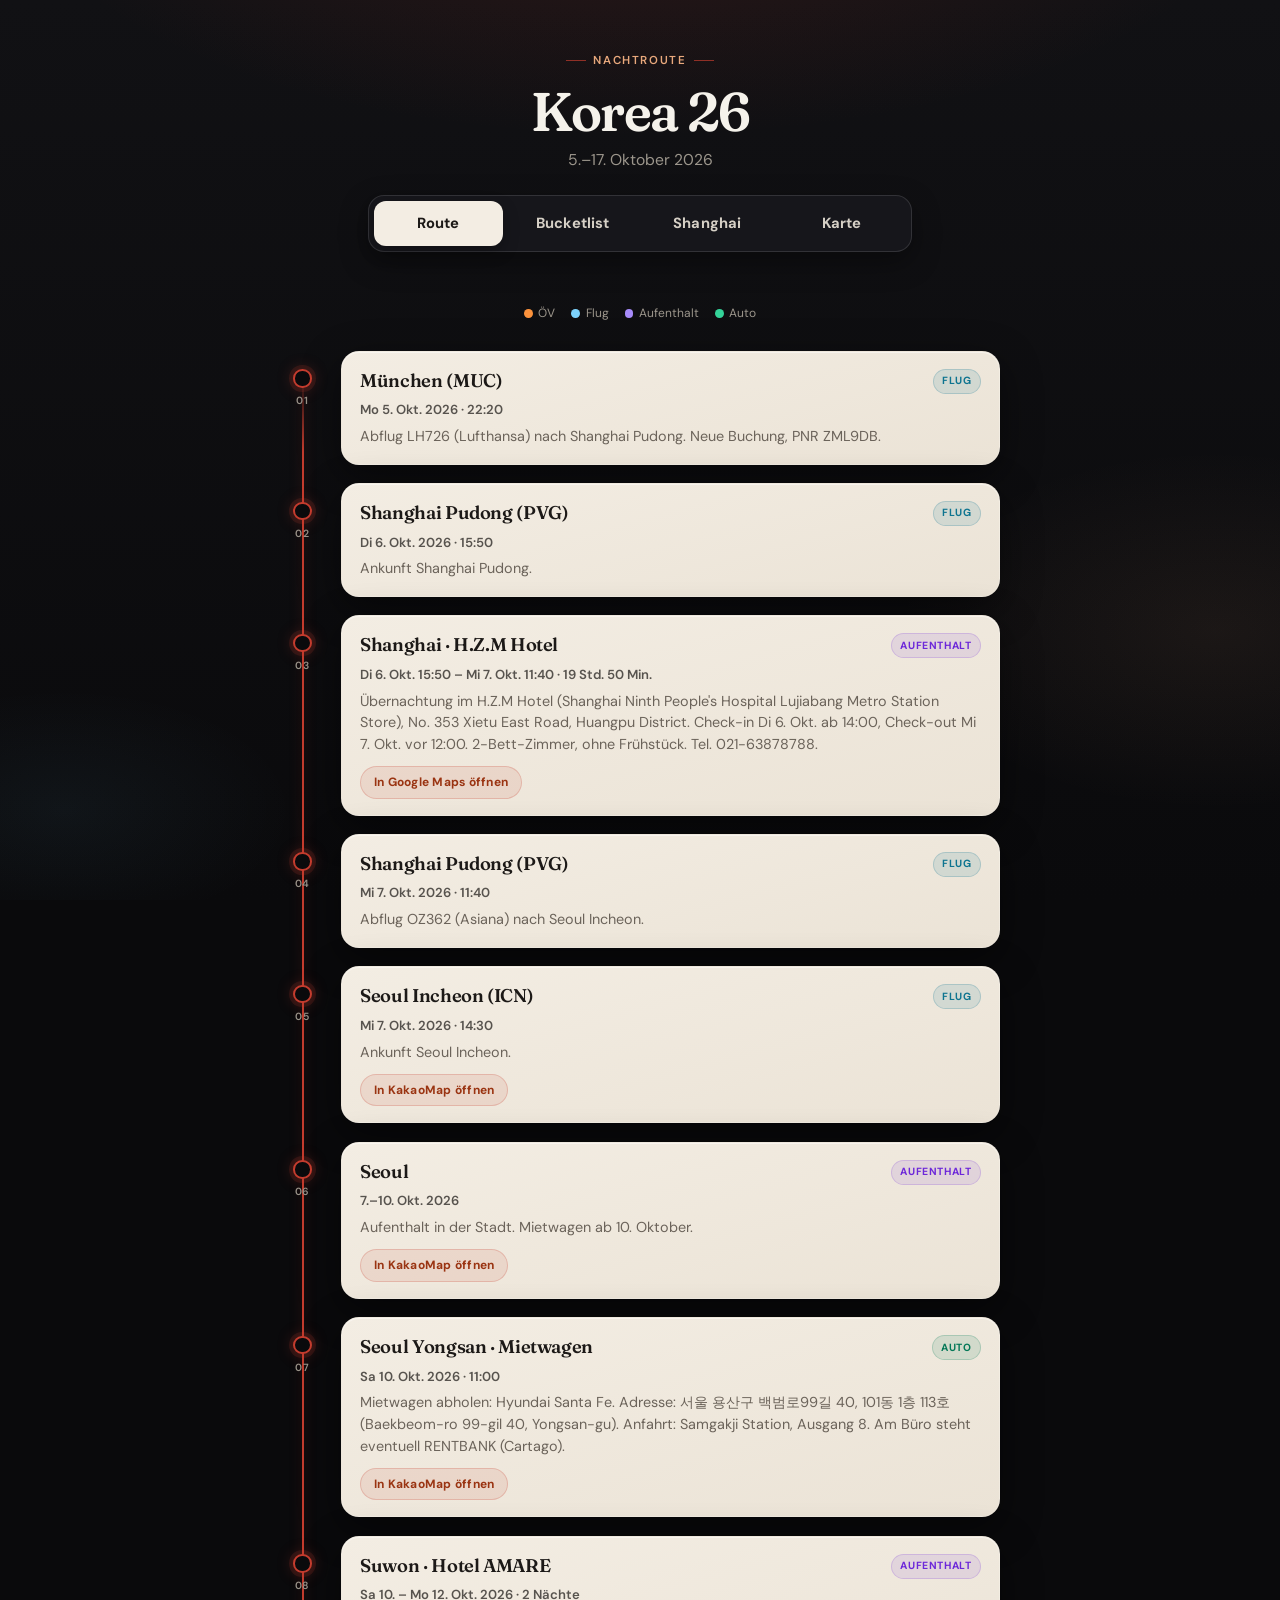
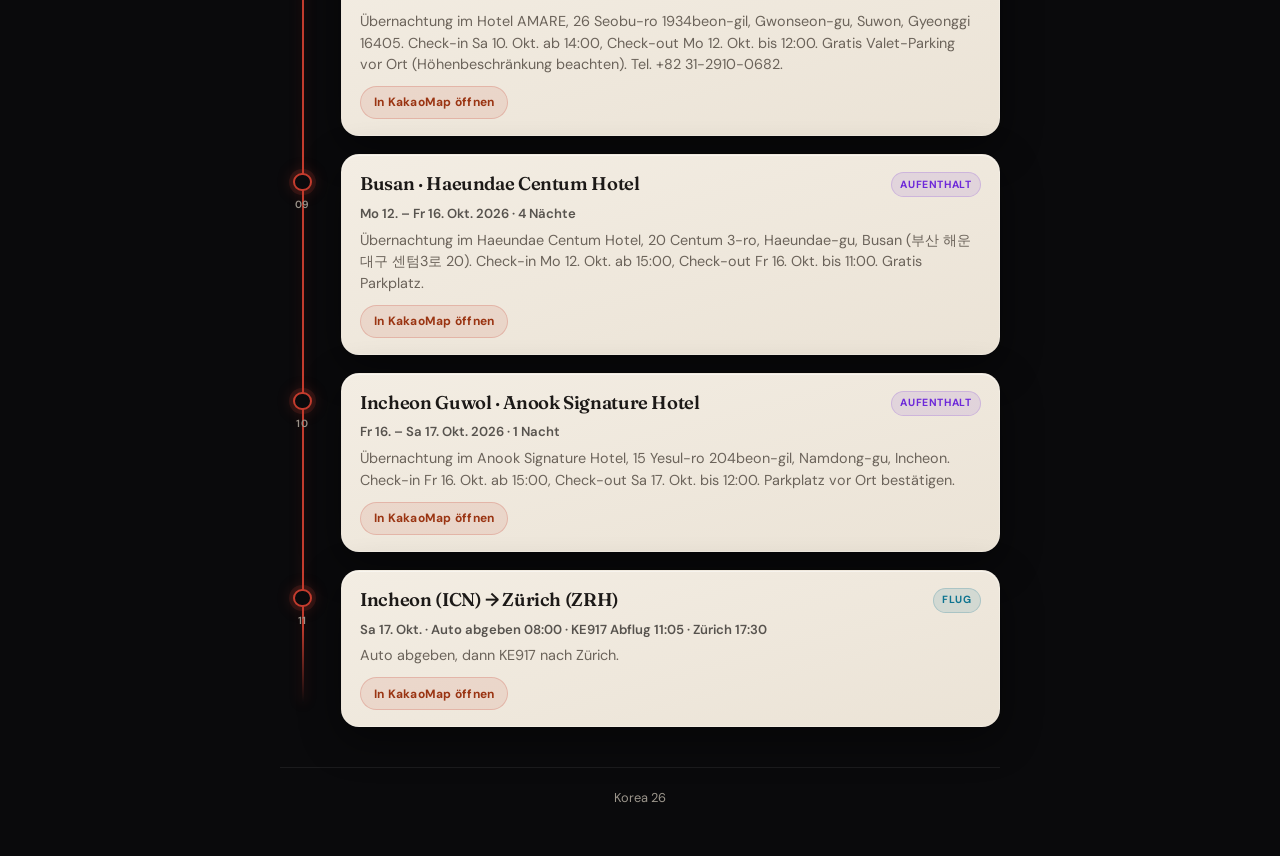
<file: index.html>
<!DOCTYPE html>
<html lang="de">
<head>
  <meta charset="utf-8">
  <meta name="viewport" content="width=device-width, initial-scale=1">
  <title>Korea 26 — Route</title>
  <meta name="description" content="Korea 26 · Route · 5.–17. Oktober 2026.">
  <meta name="theme-color" content="#0a0a0c">
  <meta property="og:type" content="website">
  <meta property="og:title" content="Korea 26 — Route">
  <meta property="og:description" content="Route · München → Shanghai → Seoul · 5.–17. Oktober 2026.">
  <meta property="og:url" content="https://yelggy.github.io/seoul26/">
  <meta name="twitter:card" content="summary">
  <meta name="twitter:title" content="Korea 26 — Route">
  <meta name="twitter:description" content="Route · München → Shanghai → Seoul · 5.–17. Oktober 2026.">
  <link rel="preconnect" href="https://fonts.googleapis.com">
  <link rel="preconnect" href="https://fonts.gstatic.com" crossorigin>
  <link href="https://fonts.googleapis.com/css2?family=DM+Sans:opsz,wght@9..40,400;9..40,600;9..40,700&family=Fraunces:opsz,wght@9..144,500;9..144,600&display=swap" rel="stylesheet">
  <link rel="stylesheet" href="./assets/styles.css?v=12">
</head>
<body>
  <main class="wrap">
    <header class="hero">
      <p class="hero-kicker">Nachtroute</p>
      <h1>Korea 26</h1>
      <p class="hero-sub" id="trip-dates">5.–17. Oktober 2026</p>
            <nav class="tabs" aria-label="Seiten">
        <a href="./" aria-current="page">Route</a>
        <a href="./wunschliste.html">Bucketlist</a>
        <a href="./shanghai.html">Shanghai</a>
        <a href="./karte.html">Karte</a>
      </nav>
    </header>

    <div class="legend" aria-hidden="true">
      <span><i class="dot dot-transit"></i> ÖV</span>
      <span><i class="dot dot-flight"></i> Flug</span>
      <span><i class="dot dot-stay"></i> Aufenthalt</span>
      <span><i class="dot dot-car"></i> Auto</span>
    </div>

    <ol class="route" id="route" aria-label="Routenstopps"></ol>

    <footer class="footer">
      <p>Korea 26</p>
    </footer>
  </main>

  <script>
(function () {
  "use strict";
  var KIND_LABELS = { transit: "ÖV", flight: "Flug", stay: "Aufenthalt", car: "Auto" };
  var routeEl = document.getElementById("route");
  var datesEl = document.getElementById("trip-dates");
  try {
    ["seoul26-places-v1", "seoul26-places-v2", "seoul26-places-v3", "seoul26-bucket-v1"].forEach(function (key) {
      localStorage.removeItem(key);
    });
  } catch (e) {}

  function renderRoute(places) {
    routeEl.innerHTML = "";
    places.forEach(function (place, index) {
      var li = document.createElement("li");
      li.className = "stop";
      var node = document.createElement("div");
      node.className = "stop-node";
      node.innerHTML = '<div class="node-ring" aria-hidden="true"></div><span class="stop-index">' + String(index + 1).padStart(2, "0") + "</span>";
      var card = document.createElement("article");
      card.className = "card";
      var top = document.createElement("div");
      top.className = "card-top";
      var title = document.createElement("h2");
      title.className = "card-title";
      title.textContent = place.name;
      var badges = document.createElement("div");
      badges.className = "badges";
      var kindBadge = document.createElement("span");
      kindBadge.className = "badge badge-" + place.kind;
      kindBadge.textContent = KIND_LABELS[place.kind] || place.kind;
      badges.appendChild(kindBadge);
      top.appendChild(title);
      top.appendChild(badges);
      card.appendChild(top);
      if (place.when) {
        var when = document.createElement("p");
        when.className = "card-when";
        when.textContent = place.when;
        card.appendChild(when);
      }
      if (place.note) {
        var note = document.createElement("p");
        note.className = "card-note";
        note.textContent = place.note;
        card.appendChild(note);
      }
      if (place.maps && /^https?:\/\//i.test(place.maps)) {
        var links = document.createElement("div");
        links.className = "card-links";
        var a = document.createElement("a");
        a.href = place.maps;
        a.target = "_blank";
        a.rel = "noopener noreferrer";
        a.textContent = /map\.kakao\.com/.test(place.maps) ? "In KakaoMap öffnen" : "In Google Maps öffnen";
        links.appendChild(a);
        card.appendChild(links);
      }
      li.appendChild(node);
      li.appendChild(card);
      routeEl.appendChild(li);
    });
  }

  fetch("./places.json?v=13")
    .then(function (r) { if (!r.ok) throw new Error("fail"); return r.json(); })
    .then(function (data) {
      if (data.trip && data.trip.dates) datesEl.textContent = data.trip.dates;
      renderRoute((data.places || []).filter(function (place) { return place.kind !== "bucket"; }));
    })
    .catch(function () {
      routeEl.innerHTML = '<p class="empty">Die Route konnte nicht geladen werden.</p>';
    });
})();
  </script>
</body>
</html>
</file>
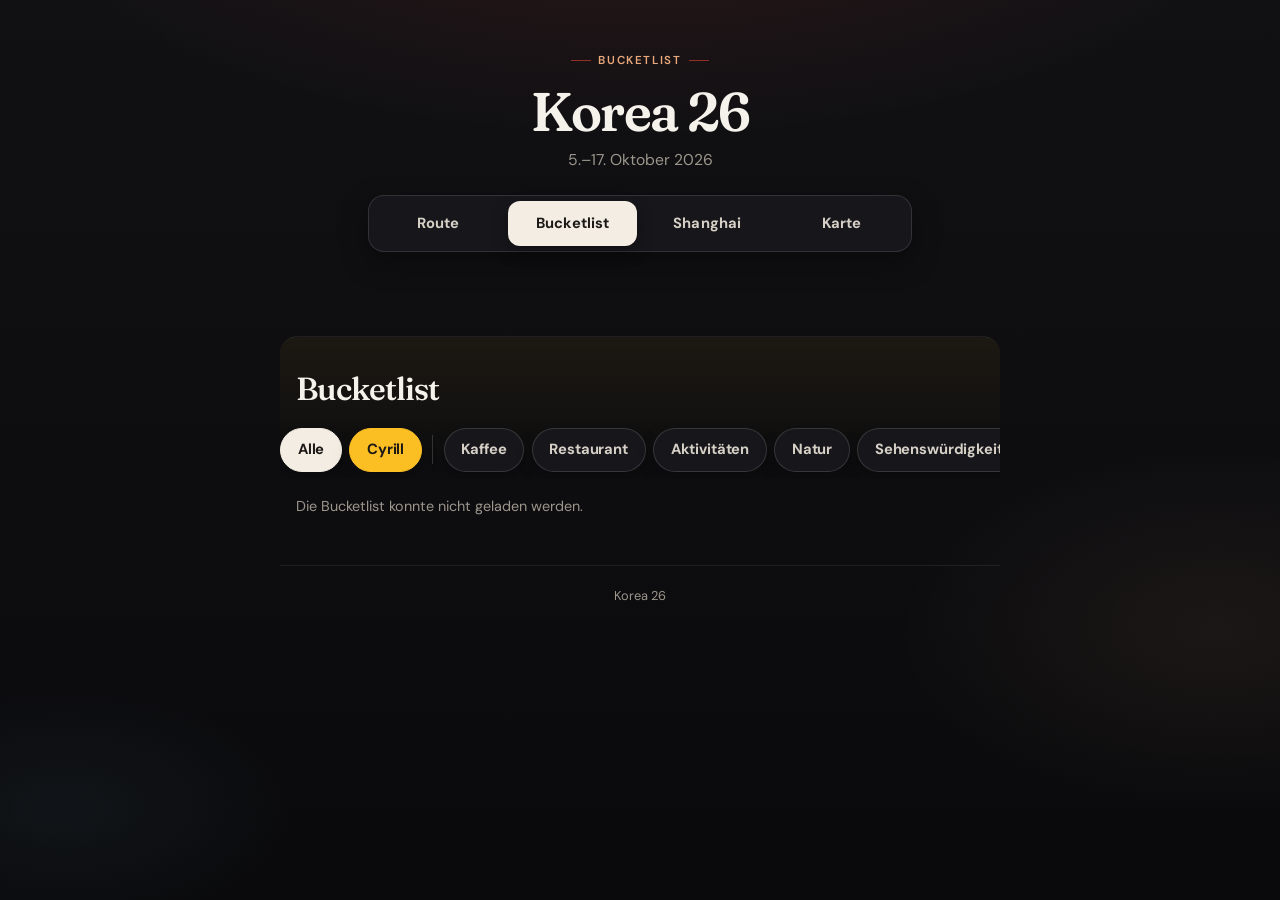
<file: wunschliste.html>
<!DOCTYPE html>
<html lang="de">
<head>
  <meta charset="utf-8">
  <meta name="viewport" content="width=device-width, initial-scale=1">
  <title>Korea 26 — Bucketlist</title>
  <meta name="description" content="Korea 26 · Bucketlist · 5.–17. Oktober 2026.">
  <meta name="theme-color" content="#0a0a0c">
  <meta property="og:type" content="website">
  <meta property="og:title" content="Korea 26 — Bucketlist">
  <meta property="og:description" content="Bucketlist · Korea 26 · 5.–17. Oktober 2026.">
  <meta property="og:url" content="https://yelggy.github.io/seoul26/wunschliste.html">
  <meta name="twitter:card" content="summary">
  <meta name="twitter:title" content="Korea 26 — Bucketlist">
  <meta name="twitter:description" content="Bucketlist · Korea 26 · 5.–17. Oktober 2026.">
  <link rel="preconnect" href="https://fonts.googleapis.com">
  <link rel="preconnect" href="https://fonts.gstatic.com" crossorigin>
  <link href="https://fonts.googleapis.com/css2?family=DM+Sans:opsz,wght@9..40,400;9..40,600;9..40,700&family=Fraunces:opsz,wght@9..144,500;9..144,600&display=swap" rel="stylesheet">
  <link rel="stylesheet" href="./assets/styles.css?v=12">
</head>
<body>
  <main class="wrap">
    <header class="hero">
      <p class="hero-kicker">Bucketlist</p>
      <h1>Korea 26</h1>
      <p class="hero-sub">5.–17. Oktober 2026</p>
            <nav class="tabs" aria-label="Seiten">
        <a href="./">Route</a>
        <a href="./wunschliste.html" aria-current="page">Bucketlist</a>
        <a href="./shanghai.html">Shanghai</a>
        <a href="./karte.html">Karte</a>
      </nav>
    </header>

    <section class="bucket" id="bucket" aria-labelledby="bucket-title">
      <div id="bucket-list-view">
        <header class="bucket-head">
          <h2 id="bucket-title" tabindex="-1">Bucketlist</h2>
        </header>
        <div class="bucket-filter" role="group" aria-label="Bucketlist filtern">
          <button type="button" class="bucket-filter-btn is-on" data-filter="all" aria-pressed="true">Alle</button>
          <button type="button" class="bucket-filter-btn is-source" data-filter="Cyrill" aria-pressed="false">Cyrill</button>
          <span class="bucket-filter-gap" aria-hidden="true"></span>
          <button type="button" class="bucket-filter-btn" data-filter="Kaffee" aria-pressed="false">Kaffee</button>
          <button type="button" class="bucket-filter-btn" data-filter="Restaurant" aria-pressed="false">Restaurant</button>
          <button type="button" class="bucket-filter-btn" data-filter="Aktivitäten" aria-pressed="false">Aktivitäten</button>
          <button type="button" class="bucket-filter-btn" data-filter="Natur" aria-pressed="false">Natur</button>
          <button type="button" class="bucket-filter-btn" data-filter="Sehenswürdigkeiten" aria-pressed="false">Sehenswürdigkeiten</button>
        </div>
        <ul class="bucket-entries" id="bucket-list"></ul>
      </div>

      <article class="bucket-detail" id="bucket-detail" hidden>
        <button type="button" class="btn detail-back" id="bucket-back">Zurück</button>
        <h2 id="detail-name"></h2>
        <div class="detail-photos" id="detail-images" hidden></div>
        <p class="detail-note" id="detail-note" hidden></p>
        <p class="detail-reviews">Fotos und Bewertungen stehen auf Google Maps.</p>
        <div class="detail-actions">
          <a id="detail-photos" href="#" target="_blank" rel="noopener noreferrer">Fotos auf Google Maps</a>
          <a id="detail-maps" href="#" target="_blank" rel="noopener noreferrer">In Google Maps öffnen</a>
          <a id="detail-kakao" href="#" target="_blank" rel="noopener noreferrer" hidden>In KakaoMap öffnen</a>
        </div>
        <div class="detail-map" id="detail-map-wrap" hidden>
          <iframe id="detail-map" title="Karte" loading="lazy" referrerpolicy="no-referrer-when-downgrade"></iframe>
        </div>
      </article>
    </section>

    <footer class="footer">
      <p>Korea 26</p>
    </footer>
  </main>

  <div class="toast" id="toast" role="status" aria-live="polite"></div>

  <script>
(function () {
  "use strict";
  var SECRET_PATTERNS = [
    /\b(pass(word|wort)|kennwort|passwd|pwd)\s*[:=]/i,
    /\b(api[_-]?key|secret[_-]?key|access[_-]?token|private[_-]?key|client[_-]?secret|authorization)\b/i,
    /\b(ghp_[A-Za-z0-9]{20,}|github_pat_[A-Za-z0-9_]{20,}|sk_(live|test)_[A-Za-z0-9]{10,}|AKIA[0-9A-Z]{16}|xox[baprs]-[A-Za-z0-9-]{10,})/,
    /-----BEGIN [A-Z0-9 ]+PRIVATE KEY-----/,
    /\bBearer\s+[A-Za-z0-9\-._~+/]+=*/
  ];
  var listEl = document.getElementById("bucket-list");
  var listView = document.getElementById("bucket-list-view");
  var detailEl = document.getElementById("bucket-detail");
  var toastEl = document.getElementById("toast");
  var detailName = document.getElementById("detail-name");
  var detailImages = document.getElementById("detail-images");
  var detailNote = document.getElementById("detail-note");
  var detailPhotos = document.getElementById("detail-photos");
  var detailMaps = document.getElementById("detail-maps");
  var detailKakao = document.getElementById("detail-kakao");
  var detailMapWrap = document.getElementById("detail-map-wrap");
  var detailMap = document.getElementById("detail-map");
  var items = [];
  var filter = "all";

  function toast(msg) {
    toastEl.textContent = msg;
    toastEl.classList.add("is-show");
    setTimeout(function () { toastEl.classList.remove("is-show"); }, 2200);
  }

  function looksSensitive(text) {
    var s = String(text || "");
    if (!s) return false;
    for (var i = 0; i < SECRET_PATTERNS.length; i++) {
      if (SECRET_PATTERNS[i].test(s)) return true;
    }
    var digits = s.replace(/\D/g, "");
    return digits.length >= 13 && digits.length <= 19 && /\d(?:[ -]?\d){12,18}/.test(s);
  }

  function isHttp(url) {
    return /^https?:\/\//i.test(url || "");
  }

  function safeImage(path) {
    return /^assets\/places\/[a-z0-9-]+\/[123]\.jpe?g$/i.test(path || "");
  }

  function finiteCoord(value) {
    if (value === null || value === undefined || value === "") return NaN;
    var n = Number(value);
    return isFinite(n) ? n : NaN;
  }

  function kakaoMapUrl(name, lat, lng) {
    if (!name || !isFinite(lat) || !isFinite(lng)) return "";
    return "https://map.kakao.com/link/map/" + encodeURIComponent(name) + "," + lat + "," + lng;
  }

  function queryFromMaps(url) {
    try {
      var u = new URL(url);
      return u.searchParams.get("query") || u.searchParams.get("q") || "";
    } catch (e) {
      return "";
    }
  }

  function hashId() {
    return decodeURIComponent((location.hash || "").replace(/^#/, "")).trim();
  }

  function showList() {
    detailMap.removeAttribute("src");
    detailEl.hidden = true;
    listView.hidden = false;
    if (location.hash) history.replaceState(null, "", location.pathname + location.search);
    var title = document.getElementById("bucket-title");
    if (title) title.focus();
  }

  function showDetail(item, fromHash) {
    detailName.textContent = item.name;
    detailImages.innerHTML = "";
    var photosOnPage = (item.images || []).filter(safeImage);
    if (photosOnPage.length) {
      detailImages.hidden = false;
      photosOnPage.forEach(function (src) {
        var img = document.createElement("img");
        img.src = src;
        img.alt = item.name;
        detailImages.appendChild(img);
      });
    } else {
      detailImages.hidden = true;
    }
    if (item.note) {
      detailNote.hidden = false;
      detailNote.textContent = item.note;
    } else {
      detailNote.hidden = true;
      detailNote.textContent = "";
    }
    var photos = isHttp(item.photos) ? item.photos : (isHttp(item.maps) ? item.maps : "");
    var maps = isHttp(item.maps) ? item.maps : photos;
    if (photos) {
      detailPhotos.hidden = false;
      detailPhotos.href = photos;
    } else {
      detailPhotos.hidden = true;
    }
    if (maps) {
      detailMaps.hidden = false;
      detailMaps.href = maps;
    } else {
      detailMaps.hidden = true;
    }
    var kakao = kakaoMapUrl(item.name, item.lat, item.lng);
    if (kakao) {
      detailKakao.hidden = false;
      detailKakao.href = kakao;
    } else {
      detailKakao.hidden = true;
      detailKakao.removeAttribute("href");
    }
    var q = queryFromMaps(maps);
    if (q) {
      detailMapWrap.hidden = false;
      detailMap.src = "https://maps.google.com/maps?q=" + encodeURIComponent(q) + "&output=embed";
    } else {
      detailMapWrap.hidden = true;
      detailMap.removeAttribute("src");
    }
    listView.hidden = true;
    detailEl.hidden = false;
    if (!fromHash && hashId() !== item.id) {
      history.replaceState(null, "", "#" + encodeURIComponent(item.id));
    }
    detailName.focus();
    window.scrollTo(0, 0);
  }

  function openFromHash() {
    var id = hashId();
    if (!id) return;
    var found = null;
    items.forEach(function (item) { if (item.id === id) found = item; });
    if (found) showDetail(found, true);
  }

  function visibleItems(list) {
    if (filter === "all") return list.slice();
    if (filter === "Cyrill") {
      return list.filter(function (item) { return item.from === "Cyrill"; });
    }
    return list.filter(function (item) { return item.category === filter; });
  }

  function renderBucket(list) {
    listEl.innerHTML = "";
    var shown = visibleItems(list);
    if (!shown.length) {
      var empty = document.createElement("li");
      empty.className = "bucket-empty";
      empty.textContent = filter === "all"
        ? "Noch keine Wünsche in der Liste."
        : (filter === "Cyrill" ? "Keine Orte von Cyrill." : "Keine Orte unter " + filter + ".");
      listEl.appendChild(empty);
      return;
    }
    shown.sort(function (a, b) { return a.name.localeCompare(b.name, "de"); });
    shown.forEach(function (item) {
      var li = document.createElement("li");
      var btn = document.createElement("button");
      btn.type = "button";
      btn.className = "bucket-entry";
      var top = document.createElement("span");
      top.className = "bucket-entry-top";
      var name = document.createElement("span");
      name.className = "bucket-entry-name";
      name.textContent = item.name;
      top.appendChild(name);
      if (item.from === "Cyrill") {
        var tag = document.createElement("span");
        tag.className = "bucket-from";
        tag.textContent = "Cyrill";
        top.appendChild(tag);
      }
      btn.appendChild(top);
      if (item.note) {
        var note = document.createElement("span");
        note.className = "bucket-entry-note";
        note.textContent = item.note;
        btn.appendChild(note);
      }
      btn.addEventListener("click", function () { showDetail(item, false); });
      li.appendChild(btn);
      listEl.appendChild(li);
    });
  }

  document.getElementById("bucket-back").addEventListener("click", showList);
  document.querySelectorAll(".bucket-filter-btn").forEach(function (btn) {
    btn.addEventListener("click", function () {
      filter = btn.getAttribute("data-filter") || "all";
      document.querySelectorAll(".bucket-filter-btn").forEach(function (other) {
        var on = other === btn;
        other.classList.toggle("is-on", on);
        other.setAttribute("aria-pressed", on ? "true" : "false");
      });
      renderBucket(items);
    });
  });
  window.addEventListener("hashchange", openFromHash);
  detailName.tabIndex = -1;

  fetch("https://api.github.com/repos/yelggy/seoul26/contents/bucket", { headers: { Accept: "application/vnd.github+json" } })
    .then(function (r) { if (!r.ok) throw new Error("list"); return r.json(); })
    .then(function (files) {
      var jsonFiles = (files || []).filter(function (f) { return f && f.type === "file" && /\.json$/i.test(f.name); });
      return Promise.all(jsonFiles.map(function (f) {
        return fetch(f.download_url).then(function (r) { return r.ok ? r.json() : null; }).then(function (doc) {
          if (doc && typeof doc === "object") doc._file = f.name.replace(/\.json$/i, "");
          return doc;
        }).catch(function () { return null; });
      }));
    })
    .then(function (docs) {
      items = [];
      var skipped = 0;
      (docs || []).forEach(function (doc) {
        if (!doc || typeof doc !== "object") return;
        var images = Array.isArray(doc.images) ? doc.images.map(function (p) { return String(p || "").trim(); }).filter(safeImage) : [];
        var item = {
          id: String(doc._file || "").trim(),
          name: String(doc.name || "").trim(),
          when: String(doc.when || "").trim(),
          note: String(doc.note || "").trim(),
          maps: String(doc.maps || "").trim(),
          photos: String(doc.photos || "").trim(),
          lat: finiteCoord(doc.lat),
          lng: finiteCoord(doc.lng),
          images: images,
          from: String(doc.from || "").trim(),
          category: String(doc.category || "").trim()
        };
        if (!item.name || !item.id) return;
        var blob = [item.name, item.when, item.note, item.maps, item.photos, item.from].concat(images).join("\n");
        if (looksSensitive(blob)) {
          skipped += 1;
          return;
        }
        items.push(item);
      });
      renderBucket(items);
      openFromHash();
      if (skipped) toast("Übersprungen: " + skipped + " sensible Datei" + (skipped === 1 ? "" : "en"));
    })
    .catch(function () {
      listEl.innerHTML = '<li class="bucket-empty">Die Bucketlist konnte nicht geladen werden.</li>';
    });
})();
  </script>
</body>
</html>
</file>
<file: assets/styles.css>
/* Korea 26 — night-route trip journal */
:root {
  --bg-0: #0a0a0c;
  --bg-1: #111114;
  --bg-2: #18181d;
  --paper: #f3ede3;
  --paper-soft: #ebe3d6;
  --paper-ink: #1c1917;
  --paper-muted: #6b635a;
  --spine: #c43c2e;
  --spine-glow: rgba(196, 60, 46, 0.35);
  --accent: #e8a87c;
  --accent-soft: rgba(232, 168, 124, 0.14);
  --text: #f5f2eb;
  --text-muted: #9c968c;
  --border: rgba(255, 255, 255, 0.07);
  --border-strong: rgba(255, 255, 255, 0.14);
  --surface: rgba(255, 255, 255, 0.04);
  --shadow: 0 12px 40px rgba(0, 0, 0, 0.45);
  --radius: 18px;
  --radius-sm: 12px;
  --font: "DM Sans", system-ui, -apple-system, "Segoe UI", Roboto, sans-serif;
  --display: "Fraunces", "DM Sans", Georgia, serif;
  --max: 720px;
  --ease: cubic-bezier(0.22, 1, 0.36, 1);
  --kind-transit: #fb923c;
  --kind-flight: #7dd3fc;
  --kind-stay: #a78bfa;
  --kind-bucket: #fbbf24;
  --kind-car: #34d399;
}

*,
*::before,
*::after {
  box-sizing: border-box;
  margin: 0;
  padding: 0;
}

html {
  color-scheme: dark;
  -webkit-text-size-adjust: 100%;
  scroll-behavior: smooth;
}

body {
  min-height: 100dvh;
  font-family: var(--font);
  font-weight: 400;
  line-height: 1.55;
  color: var(--text);
  background: var(--bg-0);
  background-image:
    radial-gradient(ellipse 90% 55% at 50% -15%, rgba(196, 60, 46, 0.16), transparent 55%),
    radial-gradient(ellipse 50% 40% at 95% 70%, rgba(232, 168, 124, 0.07), transparent 50%),
    radial-gradient(ellipse 40% 30% at 5% 90%, rgba(125, 211, 252, 0.05), transparent 45%),
    linear-gradient(180deg, var(--bg-1) 0%, var(--bg-0) 100%);
  background-attachment: fixed;
  padding: 1.5rem 1rem 3rem;
}

.sr-only {
  position: absolute;
  width: 1px;
  height: 1px;
  padding: 0;
  margin: -1px;
  overflow: hidden;
  clip: rect(0, 0, 0, 0);
  white-space: nowrap;
  border: 0;
}

.wrap {
  width: 100%;
  max-width: var(--max);
  margin: 0 auto;
}


.tabs {
  display: flex;
  width: min(100%, 28rem);
  margin: 1.4rem auto 0;
  gap: 0.35rem;
  padding: 0.3rem;
  border-radius: 16px;
  background: #16161b;
  border: 1px solid rgba(255, 255, 255, 0.12);
  box-shadow: 0 10px 28px rgba(0, 0, 0, 0.35);
}

.tabs a {
  flex: 1;
  text-align: center;
  color: #d6d0c6;
  text-decoration: none;
  padding: 0.72rem 0.6rem;
  border-radius: 12px;
  font-size: 0.92rem;
  font-weight: 700;
  letter-spacing: 0.01em;
  background: transparent;
  transition: background 0.18s var(--ease), color 0.18s var(--ease);
}

.tabs a:hover {
  color: var(--text);
  background: rgba(255, 255, 255, 0.07);
}

.tabs a[aria-current="page"] {
  color: #1c1917;
  background: #f3ede3;
  box-shadow: 0 6px 16px rgba(0, 0, 0, 0.28);
}

.tabs a:focus-visible {
  outline: 2px solid var(--accent);
  outline-offset: 2px;
}

/* —— Header —— */
.hero {
  text-align: center;
  padding: 1.25rem 0 1.75rem;
  position: relative;
}

.hero-kicker {
  display: inline-flex;
  align-items: center;
  gap: 0.45rem;
  font-size: 0.72rem;
  font-weight: 600;
  letter-spacing: 0.14em;
  text-transform: uppercase;
  color: var(--accent);
  margin-bottom: 0.85rem;
}

.hero-kicker::before,
.hero-kicker::after {
  content: "";
  width: 1.25rem;
  height: 1px;
  background: var(--spine);
  opacity: 0.7;
}

.hero h1 {
  font-family: var(--display);
  font-size: clamp(2.4rem, 8vw, 3.4rem);
  font-weight: 600;
  font-variation-settings: "SOFT" 50, "WONK" 1;
  letter-spacing: -0.03em;
  line-height: 1.05;
  color: var(--text);
  margin-bottom: 0.5rem;
}

.hero-sub {
  color: var(--text-muted);
  font-size: 0.98rem;
  margin-bottom: 0.85rem;
}

.crew {
  display: flex;
  flex-wrap: wrap;
  justify-content: center;
  gap: 0.4rem;
  list-style: none;
  margin-bottom: 1.25rem;
}

.crew li {
  font-size: 0.78rem;
  color: var(--text-muted);
  background: var(--surface);
  border: 1px solid var(--border);
  border-radius: 999px;
  padding: 0.28rem 0.7rem;
}

.toolbar {
  display: flex;
  flex-wrap: wrap;
  justify-content: center;
  gap: 0.5rem;
  align-items: center;
}

.btn {
  appearance: none;
  font-family: inherit;
  font-size: 0.82rem;
  font-weight: 600;
  letter-spacing: -0.01em;
  border-radius: 999px;
  border: 1px solid var(--border-strong);
  background: var(--surface);
  color: var(--text);
  padding: 0.55rem 1rem;
  cursor: pointer;
  transition:
    background 0.2s var(--ease),
    border-color 0.2s var(--ease),
    transform 0.2s var(--ease),
    color 0.2s var(--ease);
}

.btn:hover {
  background: rgba(255, 255, 255, 0.08);
  border-color: rgba(255, 255, 255, 0.22);
}

.btn:focus-visible {
  outline: 2px solid var(--accent);
  outline-offset: 3px;
}

.btn:active {
  transform: translateY(1px);
}

.btn-primary {
  background: linear-gradient(180deg, #e8ddd0 0%, #d9cbb8 100%);
  color: var(--paper-ink);
  border-color: rgba(255, 255, 255, 0.25);
  box-shadow: 0 1px 0 rgba(255, 255, 255, 0.35) inset, 0 8px 20px rgba(0, 0, 0, 0.3);
}

.btn-primary:hover {
  background: linear-gradient(180deg, #f3ede3 0%, #e8ddd0 100%);
}

.btn-danger {
  color: #fecaca;
  border-color: rgba(196, 60, 46, 0.45);
}

.btn-danger:hover {
  background: rgba(196, 60, 46, 0.18);
}

.btn-ghost {
  background: transparent;
}

.btn-sm {
  font-size: 0.75rem;
  padding: 0.38rem 0.7rem;
}

.btn[aria-pressed="true"] {
  background: var(--accent-soft);
  border-color: rgba(232, 168, 124, 0.45);
  color: var(--accent);
}

.edit-panel {
  display: none;
  margin: 1rem auto 0;
  padding: 0.85rem 1rem;
  max-width: 100%;
  background: var(--surface);
  border: 1px dashed var(--border-strong);
  border-radius: var(--radius-sm);
  text-align: left;
}

.edit-panel.is-open {
  display: block;
}

.edit-panel p {
  font-size: 0.8rem;
  color: var(--text-muted);
  margin-bottom: 0.65rem;
}

.edit-actions {
  display: flex;
  flex-wrap: wrap;
  gap: 0.45rem;
}

/* —— Legend —— */
.legend {
  display: flex;
  flex-wrap: wrap;
  justify-content: center;
  gap: 0.55rem 1rem;
  margin: 1.5rem 0 0.5rem;
  font-size: 0.75rem;
  color: var(--text-muted);
}

.legend span {
  display: inline-flex;
  align-items: center;
  gap: 0.35rem;
}

.dot {
  width: 0.55rem;
  height: 0.55rem;
  border-radius: 50%;
  display: inline-block;
}

.dot-transit { background: var(--kind-transit); }
.dot-flight { background: var(--kind-flight); }
.dot-stay { background: var(--kind-stay); }
.dot-bucket { background: var(--kind-bucket); }
.dot-car { background: var(--kind-car); }

/* —— Route spine —— */
.route {
  position: relative;
  margin-top: 1.75rem;
  padding-left: 0;
  list-style: none;
}

.route::before {
  content: "";
  position: absolute;
  left: 1.15rem;
  top: 1.5rem;
  bottom: 1.5rem;
  width: 2px;
  background: linear-gradient(
    180deg,
    transparent 0%,
    var(--spine) 4%,
    var(--spine) 96%,
    transparent 100%
  );
  box-shadow: 0 0 12px var(--spine-glow);
  z-index: 0;
}

@media (min-width: 560px) {
  .route::before {
    left: 1.35rem;
  }
}

.stop {
  position: relative;
  z-index: 1;
  display: grid;
  grid-template-columns: 2.4rem 1fr;
  gap: 0.75rem;
  margin-bottom: 1rem;
  align-items: start;
}

@media (min-width: 560px) {
  .stop {
    grid-template-columns: 2.8rem 1fr;
    gap: 1rem;
    margin-bottom: 1.15rem;
  }
}

.stop-node {
  width: 2.4rem;
  display: flex;
  flex-direction: column;
  align-items: center;
  padding-top: 1.15rem;
}

@media (min-width: 560px) {
  .stop-node {
    width: 2.8rem;
  }
}

.node-ring {
  width: 1.15rem;
  height: 1.15rem;
  border-radius: 50%;
  background: var(--bg-0);
  border: 2px solid var(--spine);
  box-shadow: 0 0 0 4px rgba(196, 60, 46, 0.15), 0 0 16px var(--spine-glow);
  position: relative;
  z-index: 2;
}

.stop.is-done .node-ring {
  background: var(--spine);
}

.stop.is-done .node-ring::after {
  content: "";
  position: absolute;
  inset: 3px;
  border-radius: 50%;
  background: var(--paper);
}

.stop-index {
  font-size: 0.65rem;
  font-weight: 600;
  color: var(--text-muted);
  margin-top: 0.35rem;
  letter-spacing: 0.04em;
}

/* —— Paper cards —— */
.card {
  background: linear-gradient(165deg, var(--paper) 0%, var(--paper-soft) 100%);
  color: var(--paper-ink);
  border-radius: var(--radius);
  padding: 1.05rem 1.15rem 1rem;
  box-shadow: var(--shadow), 0 1px 0 rgba(255, 255, 255, 0.45) inset;
  border: 1px solid rgba(255, 255, 255, 0.08);
  position: relative;
  transition: transform 0.25s var(--ease), box-shadow 0.25s var(--ease), opacity 0.25s var(--ease);
}

.card:hover {
  transform: translateY(-2px);
  box-shadow: 0 16px 44px rgba(0, 0, 0, 0.5), 0 1px 0 rgba(255, 255, 255, 0.5) inset;
}

.stop.is-done .card {
  opacity: 0.72;
}

.card-top {
  display: flex;
  flex-wrap: wrap;
  align-items: flex-start;
  justify-content: space-between;
  gap: 0.5rem;
  margin-bottom: 0.4rem;
}

.card-title {
  font-family: var(--display);
  font-size: 1.15rem;
  font-weight: 600;
  letter-spacing: -0.02em;
  line-height: 1.25;
  flex: 1;
  min-width: 0;
}

.badges {
  display: flex;
  flex-wrap: wrap;
  gap: 0.3rem;
  flex-shrink: 0;
}

.badge {
  font-family: var(--font);
  font-size: 0.65rem;
  font-weight: 700;
  letter-spacing: 0.06em;
  text-transform: uppercase;
  padding: 0.22rem 0.5rem;
  border-radius: 999px;
  border: 1px solid transparent;
}

.badge-transit {
  background: rgba(194, 65, 12, 0.12);
  color: #c2410c;
  border-color: rgba(194, 65, 12, 0.2);
}

.badge-flight {
  background: rgba(14, 116, 144, 0.12);
  color: #0e7490;
  border-color: rgba(14, 116, 144, 0.2);
}

.badge-stay {
  background: rgba(109, 40, 217, 0.1);
  color: #6d28d9;
  border-color: rgba(109, 40, 217, 0.18);
}

.badge-bucket {
  background: rgba(180, 83, 9, 0.12);
  color: #b45309;
  border-color: rgba(180, 83, 9, 0.22);
}

.badge-car {
  background: rgba(4, 120, 87, 0.12);
  color: #047857;
  border-color: rgba(4, 120, 87, 0.2);
}

.badge-done {
  background: rgba(28, 25, 23, 0.08);
  color: var(--paper-muted);
  border-color: rgba(28, 25, 23, 0.12);
}

.card-when {
  font-size: 0.82rem;
  font-weight: 600;
  color: #57534e;
  margin-bottom: 0.35rem;
}

.card-note {
  font-size: 0.9rem;
  color: var(--paper-muted);
  line-height: 1.5;
}

.card-links {
  margin-top: 0.65rem;
  display: flex;
  flex-wrap: wrap;
  gap: 0.45rem;
}

.card-links a,
.bucket-item a {
  display: inline-flex;
  align-items: center;
  font-size: 0.75rem;
  font-weight: 700;
  letter-spacing: 0.02em;
  color: #9a3412;
  text-decoration: none;
  padding: 0.38rem 0.8rem;
  border-radius: 999px;
  background: rgba(196, 60, 46, 0.1);
  border: 1px solid rgba(196, 60, 46, 0.22);
}

.card-links a:hover,
.bucket-item a:hover {
  color: #7c2d12;
  background: rgba(196, 60, 46, 0.16);
}

.card-links a:focus-visible {
  outline: 2px solid #c43c2e;
  outline-offset: 3px;
  border-radius: 2px;
}

/* —— Edit controls on cards —— */
.card-edit {
  display: none;
  margin-top: 0.85rem;
  padding-top: 0.85rem;
  border-top: 1px dashed rgba(28, 25, 23, 0.18);
}

body.is-editing .card-edit {
  display: block;
}

.form-grid {
  display: grid;
  gap: 0.5rem;
}

.form-row {
  display: grid;
  gap: 0.25rem;
}

.form-row label {
  font-size: 0.68rem;
  font-weight: 700;
  letter-spacing: 0.06em;
  text-transform: uppercase;
  color: var(--paper-muted);
}

.form-row input,
.form-row select,
.form-row textarea {
  font-family: inherit;
  font-size: 0.88rem;
  padding: 0.5rem 0.65rem;
  border-radius: 10px;
  border: 1px solid rgba(28, 25, 23, 0.18);
  background: rgba(255, 255, 255, 0.55);
  color: var(--paper-ink);
  width: 100%;
}

.form-row textarea {
  min-height: 4rem;
  resize: vertical;
}

.form-row input:focus,
.form-row select:focus,
.form-row textarea:focus {
  outline: 2px solid rgba(196, 60, 46, 0.45);
  outline-offset: 1px;
  border-color: rgba(196, 60, 46, 0.4);
}

.form-actions {
  display: flex;
  flex-wrap: wrap;
  gap: 0.4rem;
  margin-top: 0.55rem;
}

.form-actions .btn {
  color: var(--paper-ink);
  background: rgba(28, 25, 23, 0.06);
  border-color: rgba(28, 25, 23, 0.15);
}

.form-actions .btn:hover {
  background: rgba(28, 25, 23, 0.1);
}

.form-actions .btn-danger {
  color: #9f1239;
  border-color: rgba(159, 18, 57, 0.3);
}

/* —— Add form —— */
.add-card {
  display: none;
  margin-top: 0.5rem;
  margin-left: 2.4rem;
}

@media (min-width: 560px) {
  .add-card {
    margin-left: 2.8rem;
  }
}

body.is-editing .add-card {
  display: block;
}

.add-card .card {
  background: linear-gradient(165deg, #faf6ef 0%, #efe6d8 100%);
  border: 1px dashed rgba(28, 25, 23, 0.25);
}

.add-card h2 {
  font-family: var(--display);
  font-size: 1.05rem;
  margin-bottom: 0.65rem;
}

/* —— Empty —— */
.empty {
  text-align: center;
  color: var(--text-muted);
  padding: 2rem 1rem;
  font-size: 0.95rem;
}

/* —— Status toast —— */
.toast {
  position: fixed;
  bottom: 1.25rem;
  left: 50%;
  transform: translateX(-50%) translateY(120%);
  background: var(--bg-2);
  color: var(--text);
  border: 1px solid var(--border-strong);
  border-radius: 999px;
  padding: 0.55rem 1.1rem;
  font-size: 0.8rem;
  font-weight: 600;
  box-shadow: var(--shadow);
  z-index: 50;
  opacity: 0;
  transition: transform 0.35s var(--ease), opacity 0.35s var(--ease);
  pointer-events: none;
}

.toast.is-show {
  transform: translateX(-50%) translateY(0);
  opacity: 1;
}

/* —— Footer —— */
.footer {
  margin-top: 2.5rem;
  padding-top: 1.25rem;
  border-top: 1px solid var(--border);
  text-align: center;
  font-size: 0.8rem;
  color: var(--text-muted);
}

.footer a {
  color: var(--accent);
  text-decoration: none;
  border-bottom: 1px solid rgba(232, 168, 124, 0.35);
}

.footer a:hover {
  border-bottom-color: var(--accent);
}

.footer a:focus-visible {
  outline: 2px solid var(--accent);
  outline-offset: 3px;
}

.footer p + p {
  margin-top: 0.35rem;
}

@media (prefers-reduced-motion: reduce) {
  *,
  *::before,
  *::after {
    animation-duration: 0.01ms !important;
    animation-iteration-count: 1 !important;
    transition-duration: 0.01ms !important;
    scroll-behavior: auto !important;
  }

  .card:hover {
    transform: none;
  }
}

/* —— Visitor bucket list —— */
.bucket {
  margin-top: 3rem;
  padding-top: 1.5rem;
  border-top: 1px solid var(--border);
}

.bucket-head h2 {
  font-family: var(--display);
  font-size: 2rem;
  font-weight: 560;
  letter-spacing: -0.03em;
  margin: 0.2rem 0 0.15rem;
}

.bucket-filter {
  display: flex;
  flex-wrap: nowrap;
  align-items: center;
  gap: 0.45rem;
  margin: 0.7rem -1rem 1rem;
  padding: 0.15rem 1rem 0.45rem;
  overflow-x: auto;
  overscroll-behavior-x: contain;
  scroll-snap-type: x proximity;
  scrollbar-width: none;
  -webkit-overflow-scrolling: touch;
}

.bucket-filter::-webkit-scrollbar {
  display: none;
}

.bucket-filter-btn {
  appearance: none;
  flex: 0 0 auto;
  scroll-snap-align: start;
  font-family: inherit;
  font-size: 0.92rem;
  font-weight: 700;
  letter-spacing: -0.01em;
  line-height: 1;
  color: #d6d0c6;
  background: #16161b;
  border: 1px solid rgba(255, 255, 255, 0.14);
  border-radius: 999px;
  min-height: 2.75rem;
  padding: 0.65rem 1.05rem;
  cursor: pointer;
  white-space: nowrap;
  box-shadow: 0 6px 16px rgba(0, 0, 0, 0.22);
  transition: background 0.18s var(--ease), color 0.18s var(--ease), border-color 0.18s var(--ease);
}

.bucket-filter-btn:hover {
  color: var(--text);
  background: #1e1e24;
}

.bucket-filter-btn.is-on {
  color: #1c1917;
  background: #f3ede3;
  border-color: #f3ede3;
  box-shadow: 0 6px 16px rgba(0, 0, 0, 0.28);
}

.bucket-filter-btn.is-source {
  color: #1c1917;
  background: #fbbf24;
  border-color: #fbbf24;
}

.bucket-filter-btn.is-source:hover {
  color: #1c1917;
  background: #ffd27a;
}

.bucket-filter-btn.is-source.is-on {
  color: #1c1917;
  background: #f3ede3;
  border-color: #fbbf24;
  box-shadow: inset 0 0 0 2px #fbbf24, 0 6px 16px rgba(0, 0, 0, 0.28);
}

.bucket-filter-btn:focus-visible {
  outline: 2px solid var(--accent);
  outline-offset: 3px;
}

.bucket-filter-gap {
  flex: 0 0 auto;
  align-self: stretch;
  width: 1px;
  margin: 0.45rem 0.2rem;
  background: rgba(255, 255, 255, 0.16);
}

.bucket-lead {
  color: var(--text-muted);
  font-size: 0.92rem;
  margin-bottom: 1rem;
}

.bucket-form {
  background: var(--surface);
  border: 1px solid var(--border);
  border-radius: var(--radius);
  padding: 1rem;
  margin-bottom: 1rem;
}

.bucket-list {
  list-style: none;
  display: grid;
  gap: 0.75rem;
}

.bucket-item {
  display: flex;
  justify-content: space-between;
  gap: 1rem;
  align-items: flex-start;
  background: var(--paper);
  color: var(--paper-ink);
  border-radius: var(--radius);
  padding: 0.9rem 1rem;
}

.bucket-item h3 {
  font-family: var(--display);
  font-size: 1.15rem;
  font-weight: 560;
}

.bucket-item p {
  color: var(--paper-muted);
  font-size: 0.9rem;
  margin-top: 0.2rem;
}

.bucket-item a { margin-top: 0.7rem; }

.bucket-empty {
  color: var(--text-muted);
  font-size: 0.9rem;
}

.bucket {
  margin-top: 3.5rem;
  padding: 1.5rem 1rem 0.5rem;
  border-top: 1px solid var(--border);
  background: linear-gradient(180deg, rgba(251, 191, 36, 0.06), transparent 70%);
  border-radius: var(--radius);
}

/* —— Bucket groups and detail —— */
.bucket-groups {
  display: grid;
  gap: 1.35rem;
}

.bucket-city {
  font-family: var(--display);
  font-size: 1.35rem;
  font-weight: 560;
  letter-spacing: -0.02em;
  margin: 0 0 0.55rem;
}

.bucket-entries {
  list-style: none;
  display: grid;
  gap: 0.55rem;
}

.bucket-entry {
  appearance: none;
  width: 100%;
  text-align: left;
  font-family: inherit;
  color: var(--paper-ink);
  background: var(--paper);
  border: 1px solid rgba(255, 255, 255, 0.08);
  border-radius: var(--radius);
  padding: 0.9rem 1rem;
  cursor: pointer;
  box-shadow: var(--shadow);
  display: grid;
  gap: 0.2rem;
  transition: transform 0.2s var(--ease), box-shadow 0.2s var(--ease);
}

.bucket-entry:hover {
  transform: translateY(-1px);
  box-shadow: 0 16px 44px rgba(0, 0, 0, 0.5);
}

.bucket-entry:focus-visible {
  outline: 2px solid var(--accent);
  outline-offset: 3px;
}

.bucket-entry-top {
  display: flex;
  align-items: flex-start;
  justify-content: space-between;
  gap: 0.7rem;
}

.bucket-entry-name {
  font-family: var(--display);
  font-size: 1.12rem;
  font-weight: 560;
  letter-spacing: -0.02em;
  line-height: 1.25;
  flex: 1 1 auto;
  min-width: 0;
}

.bucket-from {
  flex: 0 0 auto;
  margin-top: 0.16rem;
  font-family: var(--font);
  font-size: 0.7rem;
  font-weight: 700;
  letter-spacing: 0.02em;
  line-height: 1;
  color: #1c1917;
  background: #fbbf24;
  border-radius: 999px;
  padding: 0.32rem 0.55rem;
  white-space: nowrap;
}

.bucket-entry-note {
  color: var(--paper-muted);
  font-size: 0.86rem;
  line-height: 1.4;
}

.bucket-detail {
  display: grid;
  gap: 0.75rem;
}

.bucket-detail[hidden],
.bucket-list-view[hidden] {
  display: none;
}

.detail-back {
  justify-self: start;
}

.bucket-detail h2 {
  font-family: var(--display);
  font-size: clamp(1.6rem, 5vw, 2.1rem);
  font-weight: 560;
  letter-spacing: -0.03em;
  line-height: 1.15;
}

.detail-city {
  color: var(--accent);
  font-size: 0.78rem;
  font-weight: 700;
  letter-spacing: 0.08em;
  text-transform: uppercase;
}

.detail-note {
  color: var(--text);
  font-size: 0.98rem;
}

.detail-reviews {
  color: var(--text-muted);
  font-size: 0.88rem;
}

.detail-actions {
  display: flex;
  flex-wrap: wrap;
  gap: 0.5rem;
}

.detail-actions a {
  display: inline-flex;
  align-items: center;
  font-size: 0.82rem;
  font-weight: 700;
  color: #1c1917;
  text-decoration: none;
  padding: 0.55rem 0.9rem;
  border-radius: 999px;
  background: #f3ede3;
  border: 1px solid rgba(255, 255, 255, 0.2);
}

.detail-actions a:hover {
  background: #fffaf3;
}

.detail-actions a:focus-visible {
  outline: 2px solid var(--accent);
  outline-offset: 3px;
}

.detail-map {
  border-radius: var(--radius);
  overflow: hidden;
  border: 1px solid var(--border-strong);
  background: var(--bg-2);
  aspect-ratio: 16 / 11;
  min-height: 220px;
}

.detail-map iframe {
  width: 100%;
  height: 100%;
  border: 0;
  display: block;
}

@media (max-width: 480px) {
  .detail-actions a {
    width: 100%;
    justify-content: center;
  }
}

@media (prefers-reduced-motion: reduce) {
  .bucket-entry:hover {
    transform: none;
  }
}

.detail-photos {
  display: grid;
  grid-template-columns: repeat(auto-fit, minmax(140px, 1fr));
  gap: 0.45rem;
}

.detail-photos img {
  width: 100%;
  aspect-ratio: 4 / 3;
  object-fit: cover;
  border-radius: 12px;
  background: var(--bg-2);
}

.wrap-map {
  max-width: 1100px;
}

.korea-map {
  height: min(72dvh, 760px);
  min-height: 420px;
  border-radius: var(--radius);
  overflow: hidden;
  border: 1px solid var(--border-strong);
  box-shadow: var(--shadow);
  background: #d7d0c4;
}

@media (max-width: 640px) {
  .korea-map {
    height: min(68dvh, 640px);
    min-height: 320px;
  }

  .map-marker-label {
    font-size: 0.68rem;
  }
}

.korea-map.maplibregl-map {
  font-family: var(--font);
}

.korea-map .maplibregl-canvas {
  outline: none;
}

.korea-map .maplibregl-ctrl-bottom-right {
  max-width: calc(100% - 10px);
}

.korea-map .maplibregl-ctrl-attrib.maplibregl-compact {
  min-height: 0;
}

.korea-map .maplibregl-ctrl-attrib {
  font-size: 0.68rem;
  line-height: 1.35;
  max-width: min(100%, 22rem);
  white-space: normal;
  background: rgba(255, 255, 255, 0.94);
}

.korea-map .maplibregl-ctrl-attrib-inner {
  white-space: normal;
}

.korea-map .maplibregl-ctrl-attrib a {
  color: #1c1917;
}

.map-marker {
  display: flex;
  align-items: center;
  gap: 6px;
  cursor: pointer;
  appearance: none;
  border: 0;
  background: transparent;
  padding: 0;
  margin: 0;
  font: inherit;
  color: inherit;
  line-height: 1;
}

.map-marker:focus-visible {
  outline: 2px solid #c2410c;
  outline-offset: 3px;
  border-radius: 999px;
}

.map-marker-dot {
  width: 14px;
  height: 14px;
  border-radius: 50%;
  background: #c2410c;
  border: 2px solid #fff;
  box-shadow: 0 1px 4px rgba(0, 0, 0, 0.45);
  flex: none;
}

.map-marker-label {
  background: #f3ede3;
  color: #1c1917;
  border-radius: 999px;
  box-shadow: 0 2px 8px rgba(0, 0, 0, 0.35);
  padding: 0.12rem 0.48rem;
  font-family: var(--font);
  font-size: 0.72rem;
  font-weight: 700;
  line-height: 1.2;
  white-space: nowrap;
}

.korea-map .maplibregl-popup-content {
  font-family: var(--font);
  color: #1c1917;
  border-radius: 12px;
  padding: 0.55rem 0.75rem 0.6rem;
}

.korea-map .maplibregl-popup-close-button {
  font-size: 1.15rem;
  color: #1c1917;
  padding: 0.15rem 0.35rem;
}

.map-pop {
  display: grid;
  gap: 0.35rem;
  min-width: 8rem;
  padding-right: 0.6rem;
}

.map-pop strong {
  font-size: 0.95rem;
  line-height: 1.3;
}

.map-pop-from {
  justify-self: start;
  font-size: 0.68rem;
  font-weight: 700;
  color: #1c1917;
  background: #fbbf24;
  border-radius: 999px;
  padding: 0.08rem 0.4rem;
}

.map-pop a {
  font-weight: 700;
  color: #1c1917;
}


/* —— Shanghai —— */
.tabs {
  width: min(100%, 34rem);
}
@media (max-width: 420px) {
  .tabs {
    gap: 0.22rem;
    padding: 0.24rem;
  }
  .tabs a {
    padding: 0.62rem 0.28rem;
    font-size: 0.78rem;
  }
}

.timing-hint {
  background: var(--paper);
  color: var(--paper-ink);
  border-radius: var(--radius);
  padding: 0.95rem 1.05rem;
  margin: 0 0 1.1rem;
  box-shadow: var(--shadow);
  font-size: 0.92rem;
  line-height: 1.45;
}
.timing-hint strong {
  font-family: var(--display);
  font-weight: 560;
  display: block;
  margin-bottom: 0.25rem;
  font-size: 1.05rem;
}
.timing-hint .hint-note {
  color: var(--paper-muted);
  font-size: 0.84rem;
  margin-top: 0.45rem;
}

.bucket-entry.has-thumb {
  grid-template-columns: 88px 1fr;
  gap: 0.75rem;
  align-items: stretch;
}
.bucket-entry-thumb {
  width: 88px;
  height: 88px;
  border-radius: 12px;
  object-fit: cover;
  background: var(--paper-soft);
  display: block;
}
.bucket-entry-body {
  display: grid;
  gap: 0.2rem;
  min-width: 0;
}
.bucket-cat {
  justify-self: start;
  font-size: 0.68rem;
  font-weight: 700;
  letter-spacing: 0.04em;
  text-transform: uppercase;
  color: var(--paper-muted);
}

.detail-photos figure {
  margin: 0;
  display: grid;
  gap: 0.3rem;
}
.detail-photos figcaption {
  font-size: 0.72rem;
  color: var(--text-muted);
  line-height: 1.35;
}
.detail-photos figcaption a {
  color: var(--accent);
}

.shanghai-map {
  height: min(52dvh, 420px);
  min-height: 280px;
  border-radius: var(--radius);
  overflow: hidden;
  border: 1px solid var(--border-strong);
  box-shadow: var(--shadow);
  background: #d7d0c4;
  margin: 0.5rem 0 1.25rem;
}
@media (max-width: 640px) {
  .shanghai-map {
    height: min(48dvh, 360px);
    min-height: 240px;
  }
}
.shanghai-map.maplibregl-map { font-family: var(--font); }
.shanghai-map .maplibregl-popup-content {
  font-family: var(--font);
  color: #1c1917;
  border-radius: 12px;
  padding: 0.55rem 0.75rem 0.6rem;
}
.shanghai-map .maplibregl-popup-close-button {
  font-size: 1.15rem;
  color: #1c1917;
  padding: 0.15rem 0.35rem;
}
.shanghai-map .maplibregl-ctrl-attrib {
  font-size: 0.68rem;
  line-height: 1.35;
  max-width: min(100%, 22rem);
  white-space: normal;
  background: rgba(255, 255, 255, 0.94);
}
.shanghai-map .maplibregl-ctrl-attrib a { color: #1c1917; }
</file>
